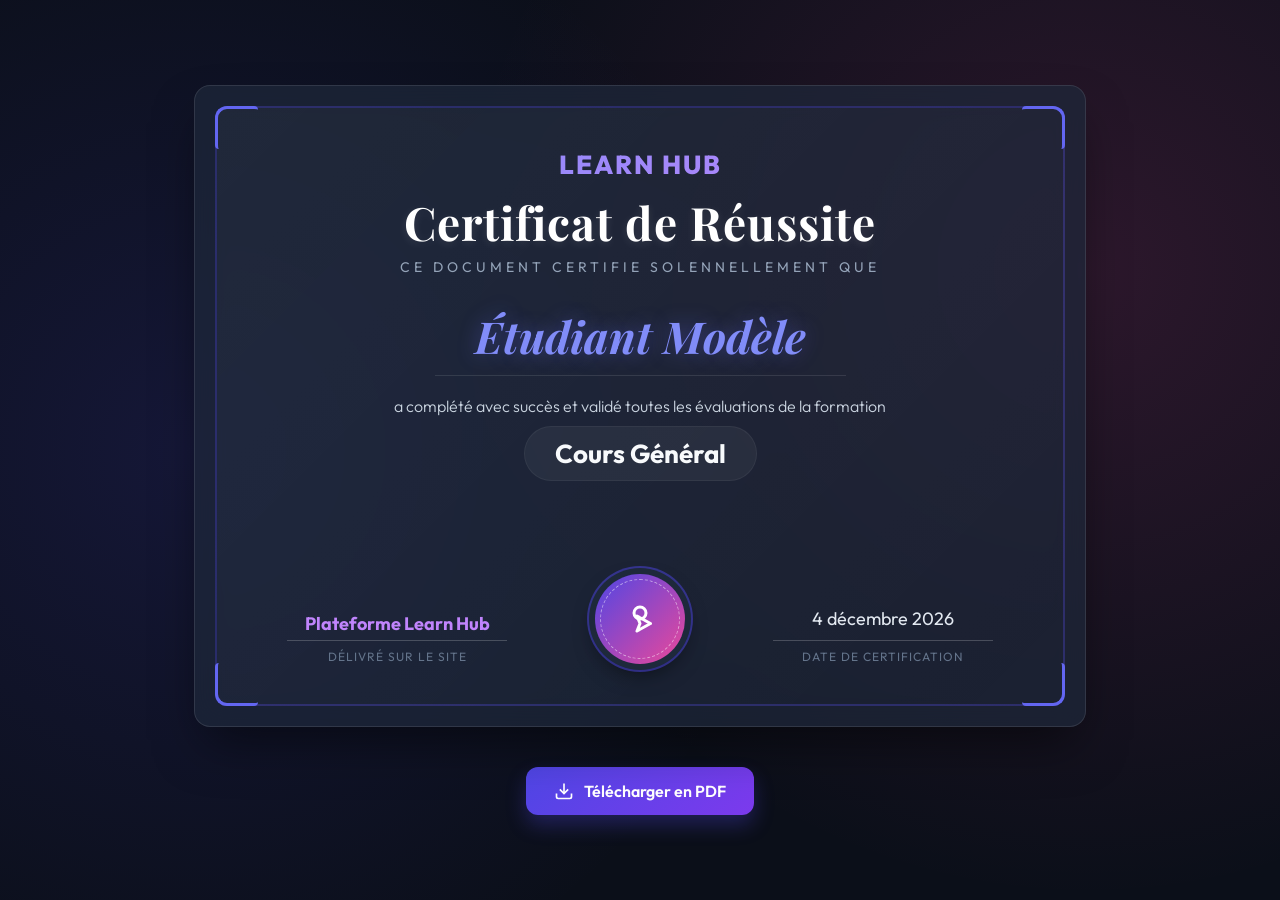
<file: certificate.html>
<!DOCTYPE html>
<html lang="fr">
<head>
    <meta charset="UTF-8">
    <meta name="viewport" content="width=device-width, initial-scale=1.0">
    <title>Certificat de Réussite - Learn Hub</title>
    <link rel="preconnect" href="https://fonts.googleapis.com">
    <link rel="preconnect" href="https://fonts.gstatic.com" crossorigin>
    <link href="https://fonts.googleapis.com/css2?family=Playfair+Display:ital,wght@0,400;0,700;1,400&family=Outfit:wght@300;400;600;700;800&display=swap" rel="stylesheet">
    <style>
        body {
            font-family: 'Outfit', sans-serif;
            background-color: #0b0f19;
            background-image: 
                radial-gradient(circle at 15% 50%, rgba(79, 70, 229, 0.15) 0%, transparent 50%),
                radial-gradient(circle at 85% 30%, rgba(236, 72, 153, 0.15) 0%, transparent 50%);
            display: flex;
            justify-content: center;
            align-items: center;
            min-height: 100vh;
            margin: 0;
            flex-direction: column;
            color: #f8fafc;
        }

        .certificate-wrapper {
            background: rgba(30, 41, 59, 0.7);
            backdrop-filter: blur(16px);
            -webkit-backdrop-filter: blur(16px);
            border: 1px solid rgba(255, 255, 255, 0.1);
            width: 850px;
            height: 600px;
            padding: 20px;
            box-shadow: 0 25px 50px -12px rgba(0, 0, 0, 0.5);
            position: relative;
            border-radius: 16px;
        }

        .certificate-inner {
            border: 2px solid rgba(79, 70, 229, 0.3);
            border-radius: 12px;
            height: 100%;
            position: relative;
            padding: 40px;
            text-align: center;
            background: linear-gradient(135deg, rgba(255,255,255,0.03) 0%, rgba(255,255,255,0) 100%);
            box-sizing: border-box;
            display: flex;
            flex-direction: column;
            justify-content: space-between;
        }

        .corner {
            position: absolute;
            width: 40px;
            height: 40px;
            border: 3px solid #6366f1;
            border-radius: 4px;
        }
        .corner-tl { top: -2px; left: -2px; border-right: none; border-bottom: none; border-top-left-radius: 12px;}
        .corner-tr { top: -2px; right: -2px; border-left: none; border-bottom: none; border-top-right-radius: 12px;}
        .corner-bl { bottom: -2px; left: -2px; border-right: none; border-top: none; border-bottom-left-radius: 12px;}
        .corner-br { bottom: -2px; right: -2px; border-left: none; border-top: none; border-bottom-right-radius: 12px;}

        .logo {
            font-size: 26px;
            font-weight: 800;
            background: linear-gradient(135deg, #818cf8 0%, #c084fc 100%);
            -webkit-background-clip: text;
            -webkit-text-fill-color: transparent;
            margin-bottom: 10px;
            text-transform: uppercase;
            letter-spacing: 2px;
        }

        .title {
            font-family: 'Playfair Display', serif;
            font-size: 46px;
            color: #ffffff;
            margin-bottom: 5px;
            letter-spacing: 1px;
            text-shadow: 0 2px 10px rgba(255,255,255,0.1);
            margin-top: 0;
        }

        .subtitle {
            font-size: 14px;
            color: #94a3b8;
            margin-bottom: 30px;
            text-transform: uppercase;
            letter-spacing: 4px;
        }

        .student-name {
            font-family: 'Playfair Display', serif;
            font-size: 44px;
            font-weight: 700;
            color: #818cf8;
            margin-bottom: 20px;
            font-style: italic;
            border-bottom: 1px solid rgba(255,255,255,0.1);
            display: inline-block;
            padding: 0 40px 10px;
            text-shadow: 0 0 20px rgba(99, 102, 241, 0.4);
        }

        .course-text {
            font-size: 16px;
            color: #cbd5e1;
            margin-bottom: 10px;
            font-weight: 300;
        }

        .course-name {
            font-size: 26px;
            font-weight: 700;
            color: #f8fafc;
            margin-bottom: 30px;
            background: rgba(255,255,255,0.05);
            display: inline-block;
            padding: 10px 30px;
            border-radius: 30px;
            border: 1px solid rgba(255,255,255,0.05);
        }

        .footer {
            display: flex;
            justify-content: space-between;
            align-items: flex-end;
            padding: 0 30px;
            margin-top: auto;
        }

        .signature {
            text-align: center;
        }

        .signature-line {
            width: 220px;
            border-bottom: 1px solid rgba(255,255,255,0.2);
            margin-bottom: 8px;
            color: #e2e8f0;
        }

        .signature-text {
            font-size: 12px;
            color: #64748b;
            text-transform: uppercase;
            letter-spacing: 1px;
        }

        .badge {
            width: 90px;
            height: 90px;
            background: linear-gradient(135deg, #4f46e5 0%, #ec4899 100%);
            border-radius: 50%;
            display: flex;
            justify-content: center;
            align-items: center;
            color: white;
            box-shadow: 0 0 0 6px rgba(30, 41, 59, 1), 0 0 0 8px rgba(79, 70, 229, 0.5), 0 10px 20px rgba(0,0,0,0.5);
            position: relative;
        }
        
        .badge::after {
            content: '';
            position: absolute;
            top: 5px; left: 5px; right: 5px; bottom: 5px;
            border: 1px dashed rgba(255,255,255,0.5);
            border-radius: 50%;
        }

        .btn-download {
            margin-top: 40px;
            padding: 14px 28px;
            background: linear-gradient(135deg, #4f46e5 0%, #7c3aed 100%);
            color: white;
            border: none;
            border-radius: 12px;
            font-size: 16px;
            font-weight: 600;
            cursor: pointer;
            transition: all 0.3s ease;
            display: flex;
            align-items: center;
            gap: 10px;
            box-shadow: 0 10px 20px rgba(79, 70, 229, 0.3);
            font-family: 'Outfit', sans-serif;
        }

        .btn-download:hover {
            transform: translateY(-3px);
            box-shadow: 0 15px 25px rgba(79, 70, 229, 0.4);
        }

        @media print {
            body { background: white; -webkit-print-color-adjust: exact; print-color-adjust: exact; }
            .certificate-wrapper { 
                background: #0b0f19; /* Force dark background on print */
                box-shadow: none; 
                margin: 0; 
                border-radius: 0;
            }
            .btn-download { display: none; }
        }
    </style>
</head>
<body>

    <div class="certificate-wrapper" id="certificate">
        <div class="certificate-inner">
            <div class="corner corner-tl"></div>
            <div class="corner corner-tr"></div>
            <div class="corner corner-bl"></div>
            <div class="corner corner-br"></div>
            
            <div>
                <div class="logo">Learn Hub</div>
                <h1 class="title">Certificat de Réussite</h1>
                <div class="subtitle">Ce document certifie solennellement que</div>
                
                <div class="student-name" id="certStudentName">Étudiant</div>
                
                <div class="course-text">a complété avec succès et validé toutes les évaluations de la formation</div>
                <div class="course-name" id="certCourseName">Chargement du cours...</div>
            </div>
            
            <div class="footer">
                <div class="signature">
                    <div class="signature-line" style="font-family:'Outfit', sans-serif; font-weight:700; font-size:18px; padding-bottom:5px; color:#c084fc;">Plateforme Learn Hub</div>
                    <div class="signature-text">Délivré sur le site</div>
                </div>
                
                <div class="badge">
                    <svg width="36" height="36" viewBox="0 0 24 24" fill="none" stroke="currentColor" stroke-width="2" stroke-linecap="round" stroke-linejoin="round" style="z-index: 2;">
                        <path d="M12 15l-2 5l9-5l-9-5l2 5z"></path>
                        <circle cx="12" cy="8" r="4"></circle>
                    </svg>
                </div>
                
                <div class="signature">
                    <div class="signature-line" id="certDate" style="font-size:18px; padding-bottom:10px;">13 Juin 2026</div>
                    <div class="signature-text">Date de certification</div>
                </div>
            </div>
        </div>
    </div>

    <button class="btn-download" onclick="window.print()">
        <svg width="20" height="20" viewBox="0 0 24 24" fill="none" stroke="currentColor" stroke-width="2"><path d="M21 15v4a2 2 0 0 1-2 2H5a2 2 0 0 1-2-2v-4"></path><polyline points="7 10 12 15 17 10"></polyline><line x1="12" y1="15" x2="12" y2="3"></line></svg>
        Télécharger en PDF
    </button>

    <script>
        // Récupération du nom de l'étudiant
        const name = sessionStorage.getItem('userName') || 'Étudiant Modèle';
        document.getElementById('certStudentName').textContent = name;
        
        // Récupération du nom du cours depuis l'URL dynamique (ex: ?course=Mathématiques)
        const urlParams = new URLSearchParams(window.location.search);
        const courseName = urlParams.get('course') || 'Cours Général';
        document.getElementById('certCourseName').textContent = courseName;
        
        // Date du jour dynamique
        const today = new Date();
        const options = { year: 'numeric', month: 'long', day: 'numeric' };
        document.getElementById('certDate').textContent = today.toLocaleDateString('fr-FR', options);
    </script>
</body>
</html>
</file>
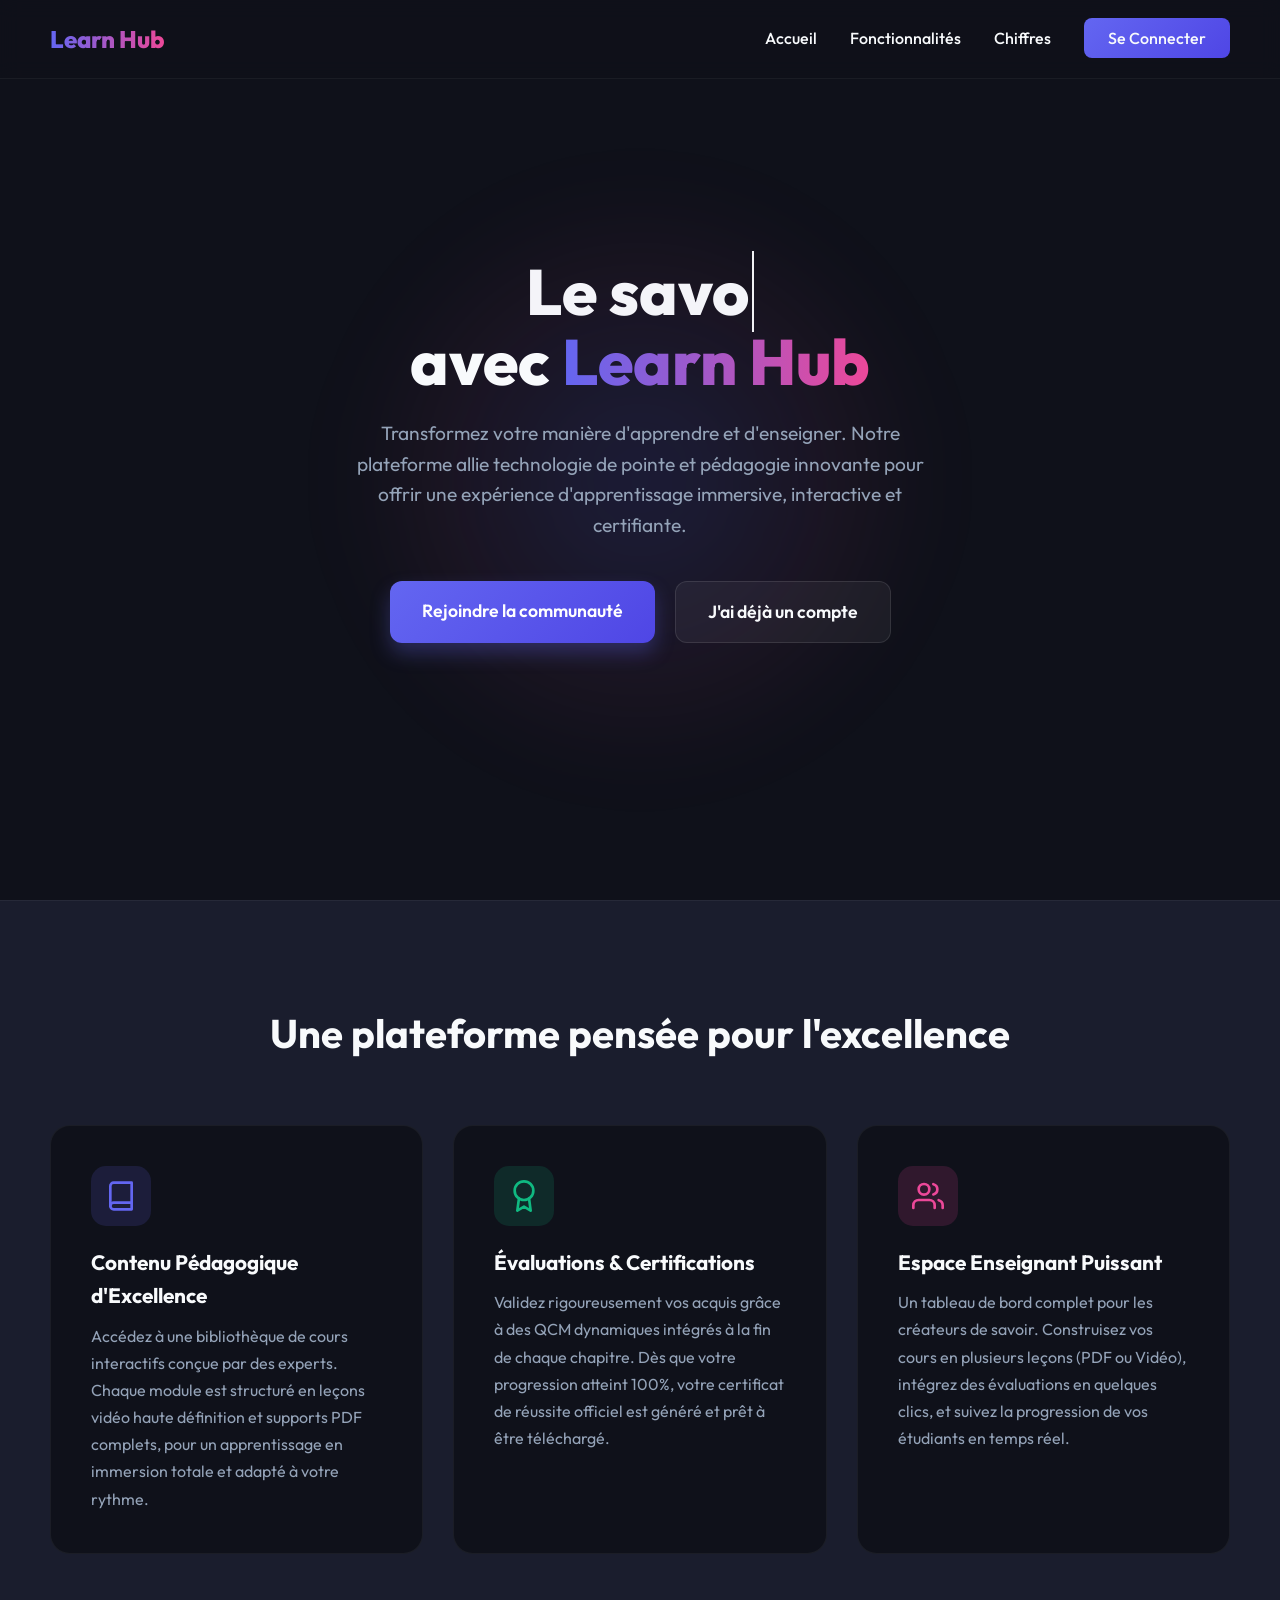
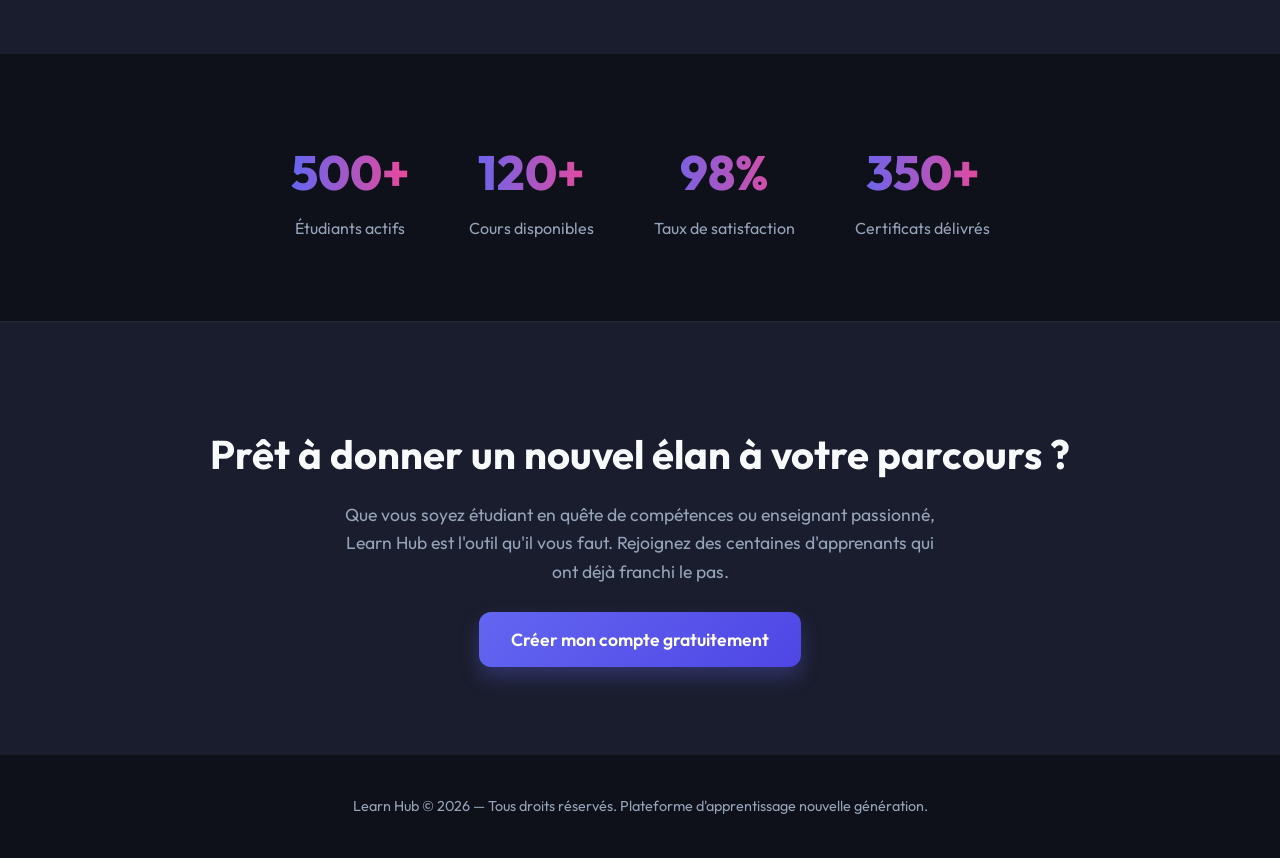
<file: landing.html>
<!DOCTYPE html>
<html lang="fr">

<head>
    <meta charset="UTF-8">
    <meta name="viewport" content="width=device-width, initial-scale=1.0">
    <title>Learn Hub - Apprentissage Nouvelle Génération</title>
    <link rel="preconnect" href="https://fonts.googleapis.com">
    <link rel="preconnect" href="https://fonts.gstatic.com" crossorigin>
    <link href="https://fonts.googleapis.com/css2?family=Outfit:wght@300;400;500;600;700;800&display=swap"
        rel="stylesheet">
    <style>
        :root {
            --bg-dark: #0f111a;
            --bg-card: #1a1d2d;
            --primary: #6366f1;
            --primary-hover: #4f46e5;
            --text-main: #f8fafc;
            --text-muted: #94a3b8;
            --accent-pink: #ec4899;
            --accent-green: #10b981;
        }

        * {
            margin: 0;
            padding: 0;
            box-sizing: border-box;
        }

        body {
            font-family: 'Outfit', sans-serif;
            background-color: var(--bg-dark);
            color: var(--text-main);
            overflow-x: hidden;
            line-height: 1.6;
        }

        /* Nav */
        header {
            padding: 20px 50px;
            display: flex;
            justify-content: space-between;
            align-items: center;
            position: fixed;
            width: 100%;
            top: 0;
            z-index: 100;
            background: rgba(15, 17, 26, 0.8);
            backdrop-filter: blur(10px);
            border-bottom: 1px solid rgba(255, 255, 255, 0.05);
        }

        .logo {
            font-size: 1.5rem;
            font-weight: 800;
            background: linear-gradient(to right, var(--primary), var(--accent-pink));
            -webkit-background-clip: text;
            -webkit-text-fill-color: transparent;
        }

        .nav-links a {
            color: var(--text-main);
            text-decoration: none;
            margin-left: 30px;
            font-weight: 500;
            transition: color 0.3s;
        }

        .nav-links a:hover {
            color: var(--primary);
        }

        .btn-nav {
            padding: 10px 24px;
            background: linear-gradient(135deg, var(--primary), var(--primary-hover));
            border-radius: 8px;
            font-weight: 600;
            transition: transform 0.3s, box-shadow 0.3s;
        }

        .btn-nav:hover {
            transform: translateY(-2px);
            box-shadow: 0 5px 15px rgba(99, 102, 241, 0.4);
            color: white !important;
        }

        /* Hero Section */
        .hero {
            height: 100vh;
            display: flex;
            flex-direction: column;
            justify-content: center;
            align-items: center;
            text-align: center;
            padding: 0 20px;
            position: relative;
        }

        .hero::before {
            content: '';
            position: absolute;
            top: 20%;
            left: 50%;
            transform: translateX(-50%);
            width: 600px;
            height: 600px;
            background: radial-gradient(circle, rgba(99, 102, 241, 0.15) 0%, rgba(236, 72, 153, 0.05) 50%, transparent 70%);
            z-index: -1;
            border-radius: 50%;
            filter: blur(40px);
            animation: pulse 4s infinite alternate;
        }

        @keyframes pulse {
            0% {
                transform: translateX(-50%) scale(1);
                opacity: 0.8;
            }

            100% {
                transform: translateX(-50%) scale(1.1);
                opacity: 1;
            }
        }

        .hero h1 {
            font-size: 4rem;
            font-weight: 800;
            margin-bottom: 20px;
            line-height: 1.1;
            animation: fadeInUp 1s ease-out;
        }

        .hero h1 span#hub {
            background: linear-gradient(to right, var(--primary), var(--accent-pink));
            -webkit-background-clip: text;
            -webkit-text-fill-color: transparent;
        }

        .hero p {
            font-size: 1.2rem;
            color: var(--text-muted);
            max-width: 600px;
            margin-bottom: 40px;
            animation: fadeInUp 1s ease-out 0.2s backwards;
        }

        .cta-buttons {
            display: flex;
            gap: 20px;
            animation: fadeInUp 1s ease-out 0.4s backwards;
        }

        .btn-hero {
            padding: 16px 32px;
            border-radius: 12px;
            font-size: 1.1rem;
            font-weight: 600;
            text-decoration: none;
            transition: all 0.3s;
        }

        .btn-hero.primary {
            background: linear-gradient(135deg, var(--primary), var(--primary-hover));
            color: white;
            box-shadow: 0 10px 20px rgba(99, 102, 241, 0.3);
        }

        .btn-hero.primary:hover {
            transform: translateY(-3px);
            box-shadow: 0 15px 30px rgba(99, 102, 241, 0.5);
        }

        .btn-hero.secondary {
            background: rgba(255, 255, 255, 0.05);
            color: var(--text-main);
            border: 1px solid rgba(255, 255, 255, 0.1);
        }

        .btn-hero.secondary:hover {
            background: rgba(255, 255, 255, 0.1);
            transform: translateY(-3px);
        }

        /* Features */
        .features {
            padding: 100px 50px;
            background: var(--bg-card);
            border-top: 1px solid rgba(255, 255, 255, 0.05);
        }

        .features h2 {
            text-align: center;
            font-size: 2.5rem;
            margin-bottom: 60px;
        }

        .features-grid {
            display: grid;
            grid-template-columns: repeat(auto-fit, minmax(300px, 1fr));
            gap: 30px;
            max-width: 1200px;
            margin: 0 auto;
        }

        .feature-card {
            background: var(--bg-dark);
            padding: 40px;
            border-radius: 20px;
            border: 1px solid rgba(255, 255, 255, 0.05);
            transition: transform 0.3s, box-shadow 0.3s;
        }

        .feature-card:hover {
            transform: translateY(-10px);
            box-shadow: 0 20px 40px rgba(0, 0, 0, 0.4);
            border-color: rgba(99, 102, 241, 0.3);
        }

        .feature-icon {
            width: 60px;
            height: 60px;
            border-radius: 15px;
            display: flex;
            justify-content: center;
            align-items: center;
            margin-bottom: 20px;
            font-size: 1.5rem;
        }

        .card-1 .feature-icon {
            background: rgba(99, 102, 241, 0.15);
            color: var(--primary);
        }

        .card-2 .feature-icon {
            background: rgba(16, 185, 129, 0.15);
            color: var(--accent-green);
        }

        .card-3 .feature-icon {
            background: rgba(236, 72, 153, 0.15);
            color: var(--accent-pink);
        }

        .feature-card h3 {
            font-size: 1.3rem;
            margin-bottom: 10px;
        }

        .feature-card p {
            color: var(--text-muted);
            line-height: 1.7;
        }

        @keyframes fadeInUp {
            from {
                opacity: 0;
                transform: translateY(40px);
            }

            to {
                opacity: 1;
                transform: translateY(0);
            }
        }

        /* Section Statistiques */
        .stats-section {
            padding: 80px 50px;
            text-align: center;
        }

        .stats-grid {
            display: flex;
            justify-content: center;
            gap: 60px;
            flex-wrap: wrap;
            max-width: 900px;
            margin: 0 auto;
        }

        .stat-item h3 {
            font-size: 3rem;
            font-weight: 800;
            background: linear-gradient(to right, var(--primary), var(--accent-pink));
            -webkit-background-clip: text;
            -webkit-text-fill-color: transparent;
        }

        .stat-item p {
            color: var(--text-muted);
            font-size: 1rem;
            margin-top: 5px;
        }

        /* Section Appel à l'action */
        .cta-section {
            padding: 100px 50px;
            text-align: center;
            background: var(--bg-card);
            border-top: 1px solid rgba(255, 255, 255, 0.05);
        }

        .cta-section h2 {
            font-size: 2.5rem;
            margin-bottom: 15px;
        }

        .cta-section p {
            color: var(--text-muted);
            max-width: 600px;
            margin: 0 auto 40px;
            font-size: 1.1rem;
        }

        /* Footer */
        .site-footer {
            padding: 40px 50px;
            text-align: center;
            border-top: 1px solid rgba(255, 255, 255, 0.05);
            color: var(--text-muted);
            font-size: 0.9rem;
        }

        #typing-text {
            color: #F4F4F9;
            font-weight: 800;
            border-right: 2px solid #F1F1F4;
            padding-right: 3px;
            animation: clignote .8s infinite;
        }

        @keyframes clignote {
            50% {
                border-color: transparent;
            }
        }

        /* ====== RESPONSIVE (Téléphone & Tablette) ====== */
        @media (max-width: 768px) {
            header {
                padding: 15px 20px;
                flex-wrap: wrap;
                justify-content: center;
                gap: 10px;
            }
            .nav-links {
                display: none; /* Hide on mobile for simplicity, or change to row */
            }
            .btn-nav {
                padding: 8px 16px;
                font-size: 0.9rem;
            }
            .hero {
                padding: 0 15px;
            }
            .hero h1 {
                font-size: 2.5rem;
            }
            .hero p {
                font-size: 1rem;
            }
            .cta-buttons {
                flex-direction: column;
                width: 100%;
                gap: 15px;
            }
            .btn-hero {
                width: 100%;
            }
            .features {
                padding: 60px 20px;
            }
            .features h2 {
                font-size: 2rem;
                margin-bottom: 40px;
            }
            .stats-section {
                padding: 60px 20px;
            }
            .stats-grid {
                gap: 30px;
            }
            .stat-item h3 {
                font-size: 2.2rem;
            }
            .cta-section {
                padding: 60px 20px;
            }
            .cta-section h2 {
                font-size: 2rem;
            }
            .site-footer {
                padding: 30px 20px;
            }
        }
    </style>
</head>

<body>

    <header>
        <div class="logo">Learn Hub</div>
        <nav class="nav-links">
            <a href="#">Accueil</a>
            <a href="#features">Fonctionnalités</a>
            <a href="#stats">Chiffres</a>
            <a href="index.html" class="btn-nav">Se Connecter</a>
        </nav>
    </header>

    <!-- HERO -->
    <section class="hero">
        <h1><span id="typing-text"></span><br>avec <span id="hub">Learn Hub</span></h1>
        <p>Transformez votre manière d'apprendre et d'enseigner. Notre plateforme allie technologie de pointe et
            pédagogie innovante pour offrir une expérience d'apprentissage immersive, interactive et certifiante.</p>
        <div class="cta-buttons">
            <a href="register.html" class="btn-hero primary">Rejoindre la communauté</a>
            <a href="index.html" class="btn-hero secondary">J'ai déjà un compte</a>
        </div>
    </section>

    <!-- FONCTIONNALITÉS -->
    <section class="features" id="features">
        <h2>Une plateforme pensée pour l'excellence</h2>
        <div class="features-grid">
            <div class="feature-card card-1">
                <div class="feature-icon">
                    <svg viewBox="0 0 24 24" width="32" height="32" fill="none" stroke="currentColor" stroke-width="2"
                        stroke-linecap="round" stroke-linejoin="round">
                        <path d="M4 19.5A2.5 2.5 0 0 1 6.5 17H20"></path>
                        <path d="M6.5 2H20v20H6.5A2.5 2.5 0 0 1 4 19.5v-15A2.5 2.5 0 0 1 6.5 2z"></path>
                    </svg>
                </div>
                <h3>Contenu Pédagogique d'Excellence</h3>
                <p>Accédez à une bibliothèque de cours interactifs conçue par des experts. Chaque module est structuré
                    en leçons vidéo haute définition et supports PDF complets, pour un apprentissage en immersion totale
                    et adapté à votre rythme.</p>
            </div>
            <div class="feature-card card-2">
                <div class="feature-icon">
                    <svg viewBox="0 0 24 24" width="32" height="32" fill="none" stroke="currentColor" stroke-width="2"
                        stroke-linecap="round" stroke-linejoin="round">
                        <circle cx="12" cy="8" r="7"></circle>
                        <polyline points="8.21 13.89 7 23 12 20 17 23 15.79 13.88"></polyline>
                    </svg>
                </div>
                <h3>Évaluations & Certifications</h3>
                <p>Validez rigoureusement vos acquis grâce à des QCM dynamiques intégrés à la fin de chaque chapitre.
                    Dès que votre progression atteint 100%, votre certificat de réussite officiel est généré et prêt à
                    être téléchargé.</p>
            </div>
            <div class="feature-card card-3">
                <div class="feature-icon">
                    <svg viewBox="0 0 24 24" width="32" height="32" fill="none" stroke="currentColor" stroke-width="2"
                        stroke-linecap="round" stroke-linejoin="round">
                        <path d="M17 21v-2a4 4 0 0 0-4-4H5a4 4 0 0 0-4 4v2"></path>
                        <circle cx="9" cy="7" r="4"></circle>
                        <path d="M23 21v-2a4 4 0 0 0-3-3.87"></path>
                        <path d="M16 3.13a4 4 0 0 1 0 7.75"></path>
                    </svg>
                </div>
                <h3>Espace Enseignant Puissant</h3>
                <p>Un tableau de bord complet pour les créateurs de savoir. Construisez vos cours en plusieurs leçons
                    (PDF ou Vidéo), intégrez des évaluations en quelques clics, et suivez la progression de vos
                    étudiants en temps réel.</p>
            </div>
        </div>
    </section>

    <!-- STATISTIQUES -->
    <section class="stats-section" id="stats">
        <div class="stats-grid">
            <div class="stat-item">
                <h3>500+</h3>
                <p>Étudiants actifs</p>
            </div>
            <div class="stat-item">
                <h3>120+</h3>
                <p>Cours disponibles</p>
            </div>
            <div class="stat-item">
                <h3>98%</h3>
                <p>Taux de satisfaction</p>
            </div>
            <div class="stat-item">
                <h3>350+</h3>
                <p>Certificats délivrés</p>
            </div>
        </div>
    </section>

    <!-- APPEL A L'ACTION -->
    <section class="cta-section">
        <h2>Prêt à donner un nouvel élan à votre parcours ?</h2>
        <p>Que vous soyez étudiant en quête de compétences ou enseignant passionné, Learn Hub est l'outil qu'il vous
            faut. Rejoignez des centaines d'apprenants qui ont déjà franchi le pas.</p>
        <a href="register.html" class="btn-hero primary">Créer mon compte gratuitement</a>
    </section>

    <!-- FOOTER -->
    <footer class="site-footer">
        <p>Learn Hub &copy; 2026 &mdash; Tous droits réservés. Plateforme d'apprentissage nouvelle génération.</p>
    </footer>
    <script>
        const textes = [
            "Le savoir n'a plus de frontières",
            "Apprenez à votre rythme",
            "Des milliers de cours",
            "Obtenez des certifications",
            "Construisez votre avenir"
        ];

        let indexTexte = 0;
        let indexLettre = 0;
        let suppression = false;

        const element = document.getElementById("typing-text");

        function machineAEcrire() {

            const texte = textes[indexTexte];

            if (!suppression) {
                element.textContent = texte.substring(0, indexLettre++);
            } else {
                element.textContent = texte.substring(0, indexLettre--);
            }

            let vitesse = suppression ? 150 : 220;

            if (!suppression && indexLettre === texte.length + 1) {
                vitesse = 1900;
                suppression = true;
            }

            if (suppression && indexLettre === 0) {
                suppression = false;
                indexTexte = (indexTexte + 1) % textes.length;
            }

            setTimeout(machineAEcrire, vitesse);
        }

        machineAEcrire();
    </script>
</body>

</html>
</file>
